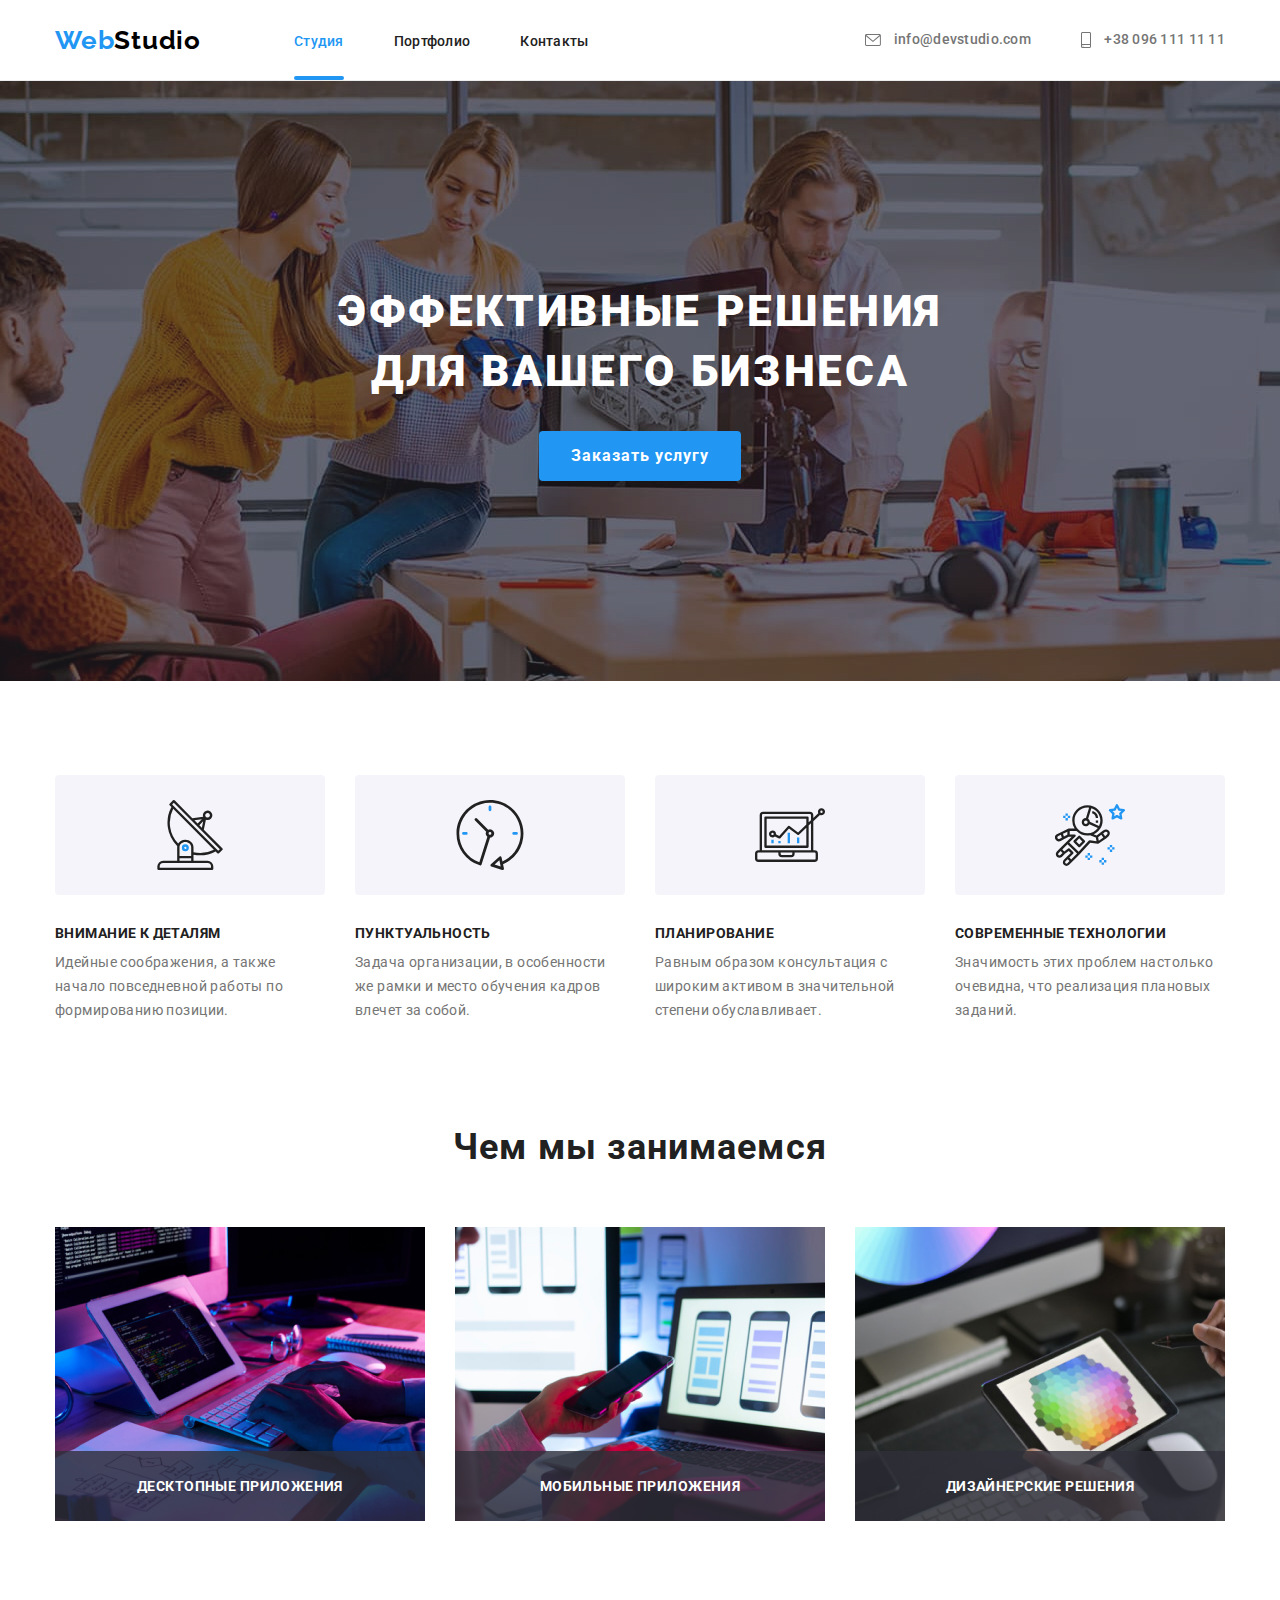
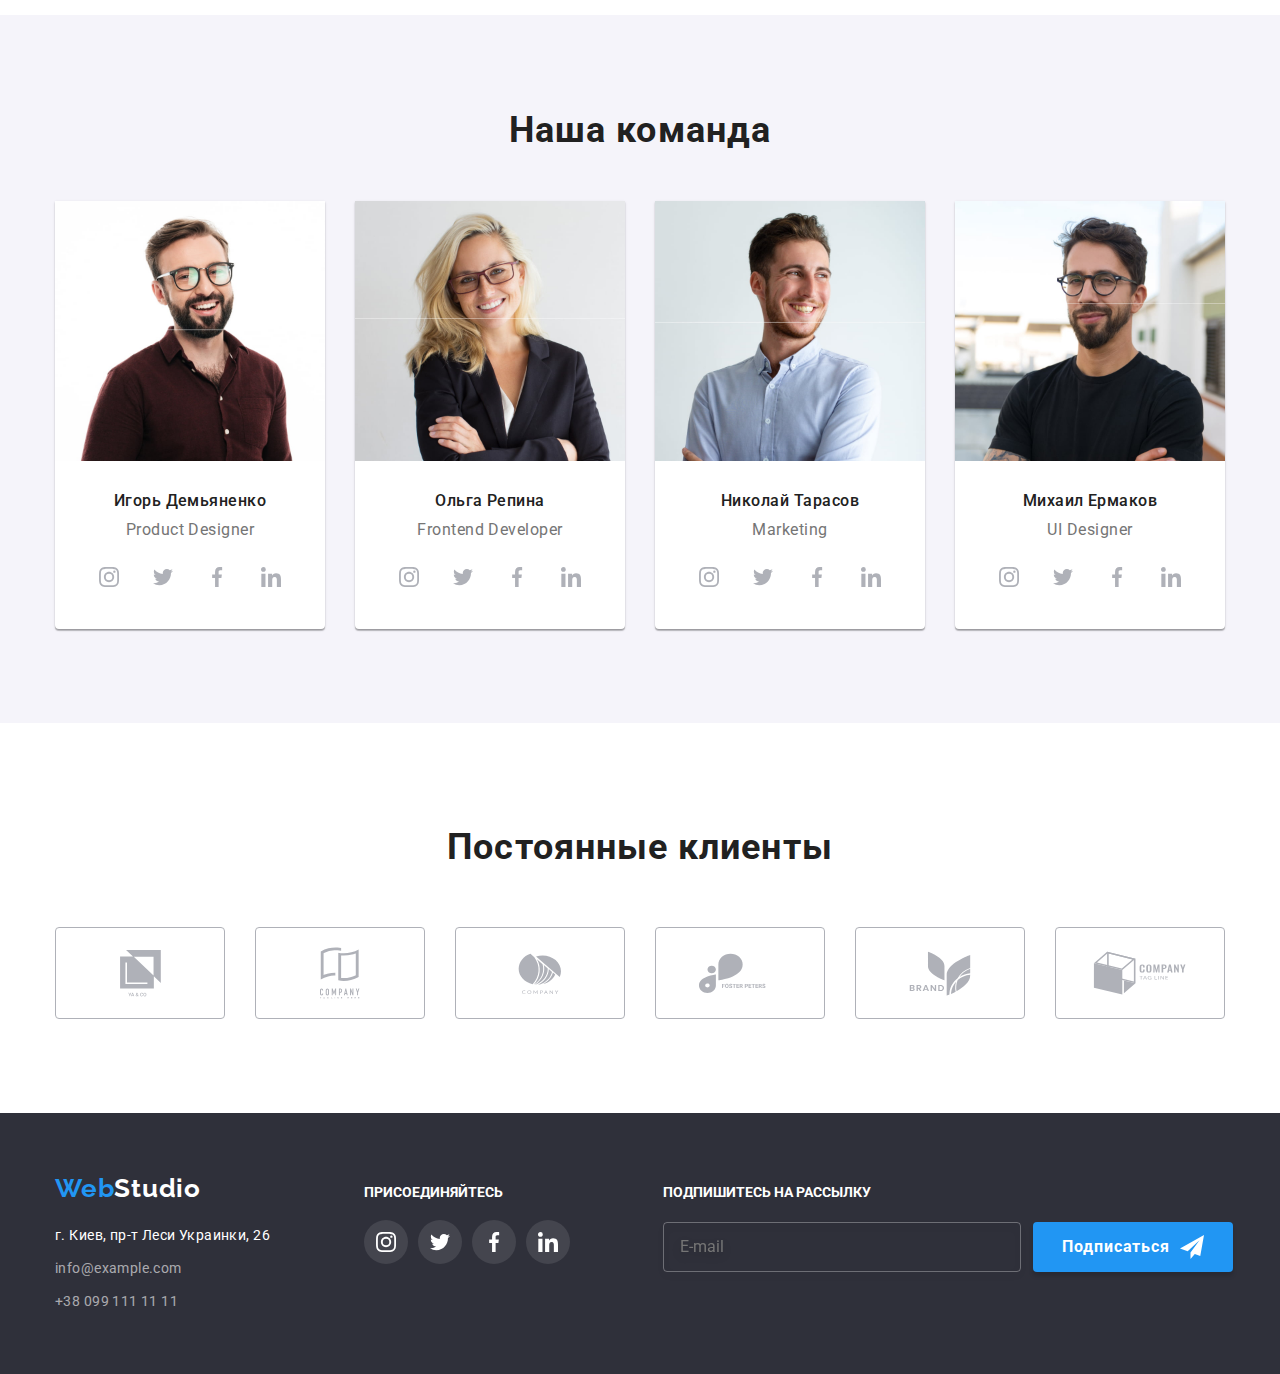
<file: index.html>
<!DOCTYPE html>
<html lang="ru">
  <head>
    <meta charset="UTF-8" />
    <meta http-equiv="X-UA-Compatible" content="IE=edge" />
    <meta name="viewport" content="width=device-width, initial-scale=1.0" />
    <title>Web Studio</title>
    <link rel="stylesheet" href="./css/modern-normalize.css" />
    <link rel="preconnect" href="https://fonts.gstatic.com" />
    <link
      href="https://fonts.googleapis.com/css2?family=Raleway:wght@700&family=Roboto:wght@400;500;700;900&display=swap"
      rel="stylesheet"
    />
    <link rel="stylesheet" href="./css/main.min.css" />
  </head>
  <body>
    <header class="header">
      <div class="container header__container">
        <nav class="navigation">
          <a href="./index.html" class="logo"
            ><span class="logo__web">Web</span>Studio</a
          >
          <ul class="site-nav">
            <li class="site-nav__item">
              <a
                href="./index.html"
                class="site-nav__link site-nav__link--active"
                >Студия</a
              >
            </li>
            <li class="site-nav__item">
              <a href="./portfolio.html" class="site-nav__link">Портфолио</a>
            </li>
            <li class="site-nav__item">
              <a href="" class="site-nav__link">Контакты</a>
            </li>
          </ul>
        </nav>
        <ul class="contacts">
          <li class="contacts__item">
            <a href="mailto:info@devstudio.com" class="contacts__link"
              ><span>
                <svg class="contacts__icon contacts__icon--envelope">
                  <use href="./images/symbol-defs.svg#icon-envelope"></use>
                </svg> </span
              >info@devstudio.com</a
            >
          </li>
          <li class="contacts__item">
            <a href="tel:+380961111111" class="contacts__link"
              ><span>
                <svg class="contacts__icon contacts__icon--smartphone">
                  <use href="./images/symbol-defs.svg#icon-smartphone"></use>
                </svg> </span
              >+38 096 111 11 11</a
            >
          </li>
        </ul>
      </div>
    </header>

    <main>
      <section class="hero">
        <div class="container">
          <h1 class="hero__title">
            Эффективные решения<br />для вашего бизнеса
          </h1>
          <button type="button" class="hero__button" data-modal-open>
            Заказать услугу
          </button>
        </div>
      </section>
      <section class="features">
        <div class="container">
          <h2 class="features__title hidden">Особенности</h2>
          <ul class="features__list">
            <li class="features__item">
              <div class="features__backgroung">
                <svg class="features__icon">
                  <use href="./images/symbol-defs.svg#icon-antenna"></use>
                </svg>
              </div>
              <h3 class="features__label">Внимание к деталям</h3>
              <p class="features__text">
                Идейные соображения, а также начало повседневной работы по
                формированию позиции.
              </p>
            </li>
            <li class="features__item">
              <div class="features__backgroung">
                <svg class="features__icon">
                  <use href="./images/symbol-defs.svg#icon-clock"></use>
                </svg>
              </div>
              <h3 class="features__label">Пунктуальность</h3>
              <p class="features__text">
                Задача организации, в особенности же рамки и место обучения
                кадров влечет за собой.
              </p>
            </li>
            <li class="features__item">
              <div class="features__backgroung">
                <svg class="features__icon">
                  <use href="./images/symbol-defs.svg#icon-diagram"></use>
                </svg>
              </div>
              <h3 class="features__label">Планирование</h3>
              <p class="features__text">
                Равным образом консультация с широким активом в значительной
                степени обуславливает.
              </p>
            </li>
            <li class="features__item">
              <div class="features__backgroung">
                <svg class="features__icon">
                  <use href="./images/symbol-defs.svg#icon-astronaut"></use>
                </svg>
              </div>
              <h3 class="features__label">Современные технологии</h3>
              <p class="features__text">
                Значимость этих проблем настолько очевидна, что реализация
                плановых заданий.
              </p>
            </li>
          </ul>
        </div>
      </section>
      <section class="doing">
        <div class="container">
          <h2 class="doing__title">Чем мы занимаемся</h2>
          <ul class="doing__list">
            <li class="doing__item">
              <img
                src="./images/box1.jpg"
                alt="Десктопные приложения"
                width="370"
                height="294"
              />
              <div class="doing__thumb">
                <h3 class="doing__text">Десктопные приложения</h3>
              </div>
            </li>
            <li class="doing__item">
              <img
                src="./images/box2.jpg"
                alt="Мобильные приложения"
                width="370"
                height="294"
              />
              <div class="doing__thumb">
                <h3 class="doing__text">Мобильные приложения</h3>
              </div>
            </li>
            <li class="doing__item">
              <img
                src="./images/box3.jpg"
                alt="Дизайнерские решения"
                width="370"
                height="294"
              />
              <div class="doing__thumb">
                <h3 class="doing__text">Дизайнерские решения</h3>
              </div>
            </li>
          </ul>
        </div>
      </section>
      <section class="team">
        <div class="container">
          <h2 class="team__title">Наша команда</h2>
          <ul class="team__list">
            <li class="team__item">
              <img
                src="./images/img1.jpg"
                alt="фотография Игоря Демьяненко"
                width="270"
                height="260"
              />
              <div class="team__content">
                <h3 class="team__name">Игорь Демьяненко</h3>
                <p class="team__position">Product Designer</p>
                <ul class="sl__list">
                  <li class="sl__item">
                    <a href="" class="sl__link">
                      <svg class="sl__logo">
                        <use
                          href="./images/symbol-defs.svg#icon-instagram"
                        ></use>
                      </svg>
                    </a>
                  </li>
                  <li class="sl__item">
                    <a href="" class="sl__link">
                      <svg class="sl__logo">
                        <use href="./images/symbol-defs.svg#icon-twitter"></use>
                      </svg>
                    </a>
                  </li>
                  <li class="sl__item">
                    <a href="" class="sl__link">
                      <svg class="sl__logo">
                        <use
                          href="./images/symbol-defs.svg#icon-facebook"
                        ></use>
                      </svg>
                    </a>
                  </li>
                  <li class="sl__item">
                    <a href="" class="sl__link">
                      <svg class="sl__logo">
                        <use
                          href="./images/symbol-defs.svg#icon-linkedin"
                        ></use>
                      </svg>
                    </a>
                  </li>
                </ul>
              </div>
            </li>
            <li class="team__item">
              <img
                src="./images/img2.jpg"
                alt="фотография Ольги Репиной"
                width="270"
                height="260"
              />
              <div class="team__content">
                <h3 class="team__name">Ольга Репина</h3>
                <p class="team__position">Frontend Developer</p>
                <ul class="sl__list">
                  <li class="sl__item">
                    <a href="" class="sl__link">
                      <svg class="sl__logo">
                        <use
                          href="./images/symbol-defs.svg#icon-instagram"
                        ></use>
                      </svg>
                    </a>
                  </li>
                  <li class="sl__item">
                    <a href="" class="sl__link">
                      <svg class="sl__logo">
                        <use href="./images/symbol-defs.svg#icon-twitter"></use>
                      </svg>
                    </a>
                  </li>
                  <li class="sl__item">
                    <a href="" class="sl__link">
                      <svg class="sl__logo">
                        <use
                          href="./images/symbol-defs.svg#icon-facebook"
                        ></use>
                      </svg>
                    </a>
                  </li>
                  <li class="sl__item">
                    <a href="" class="sl__link">
                      <svg class="sl__logo">
                        <use
                          href="./images/symbol-defs.svg#icon-linkedin"
                        ></use>
                      </svg>
                    </a>
                  </li>
                </ul>
              </div>
            </li>
            <li class="team__item">
              <img
                src="./images/img3.jpg"
                alt="фотография Николая Тарасова"
                width="270"
                height="260"
              />
              <div class="team__content">
                <h3 class="team__name">Николай Тарасов</h3>
                <p class="team__position">Marketing</p>
                <ul class="sl__list">
                  <li class="sl__item">
                    <a href="" class="sl__link">
                      <svg class="sl__logo">
                        <use
                          href="./images/symbol-defs.svg#icon-instagram"
                        ></use>
                      </svg>
                    </a>
                  </li>
                  <li class="sl__item">
                    <a href="" class="sl__link">
                      <svg class="sl__logo">
                        <use href="./images/symbol-defs.svg#icon-twitter"></use>
                      </svg>
                    </a>
                  </li>
                  <li class="sl__item">
                    <a href="" class="sl__link">
                      <svg class="sl__logo">
                        <use
                          href="./images/symbol-defs.svg#icon-facebook"
                        ></use>
                      </svg>
                    </a>
                  </li>
                  <li class="sl__item">
                    <a href="" class="sl__link">
                      <svg class="sl__logo">
                        <use
                          href="./images/symbol-defs.svg#icon-linkedin"
                        ></use>
                      </svg>
                    </a>
                  </li>
                </ul>
              </div>
            </li>
            <li class="team__item">
              <img
                src="./images/img4.jpg"
                alt="фотография Михаила Ермакова"
                width="270"
                height="260"
              />
              <div class="team__content">
                <h3 class="team__name">Михаил Ермаков</h3>
                <p class="team__position">UI Designer</p>
                <ul class="sl__list">
                  <li class="sl__item">
                    <a href="" class="sl__link">
                      <svg class="sl__logo">
                        <use
                          href="./images/symbol-defs.svg#icon-instagram"
                        ></use>
                      </svg>
                    </a>
                  </li>
                  <li class="sl__item">
                    <a href="" class="sl__link">
                      <svg class="sl__logo">
                        <use href="./images/symbol-defs.svg#icon-twitter"></use>
                      </svg>
                    </a>
                  </li>
                  <li class="sl__item">
                    <a href="" class="sl__link">
                      <svg class="sl__logo">
                        <use
                          href="./images/symbol-defs.svg#icon-facebook"
                        ></use>
                      </svg>
                    </a>
                  </li>
                  <li class="sl__item">
                    <a href="" class="sl__link">
                      <svg class="sl__logo">
                        <use
                          href="./images/symbol-defs.svg#icon-linkedin"
                        ></use>
                      </svg>
                    </a>
                  </li>
                </ul>
              </div>
            </li>
          </ul>
        </div>
      </section>
      <section class="clients">
        <div class="container">
          <h1 class="clients__title">Постоянные клиенты</h1>
          <ul class="clients__list">
            <li class="clients__item">
              <a href="" class="clients__link">
                <svg class="clients__logo clients__logo--logo1">
                  <use href="./images/symbol-defs.svg#icon-logo1"></use></svg
              ></a>
            </li>
            <li class="clients__item">
              <a href="" class="clients__link">
                <svg class="clients__logo clients__logo--logo2">
                  <use href="./images/symbol-defs.svg#icon-logo2"></use></svg
              ></a>
            </li>
            <li class="clients__item">
              <a href="" class="clients__link">
                <svg class="clients__logo clients__logo--logo3">
                  <use href="./images/symbol-defs.svg#icon-logo3"></use></svg
              ></a>
            </li>
            <li class="clients__item">
              <a href="" class="clients__link">
                <svg class="clients__logo clients__logo--logo4">
                  <use href="./images/symbol-defs.svg#icon-logo4"></use></svg
              ></a>
            </li>
            <li class="clients__item">
              <a href="" class="clients__link">
                <svg class="clients__logo clients__logo--logo5">
                  <use href="./images/symbol-defs.svg#icon-logo5"></use></svg
              ></a>
            </li>
            <li class="clients__item">
              <a href="" class="clients__link">
                <svg class="clients__logo clients__logo--logo6">
                  <use href="./images/symbol-defs.svg#icon-logo6"></use></svg
              ></a>
            </li>
          </ul>
        </div>
      </section>
    </main>

    <footer class="footer">
      <div class="container footer__container">
        <div>
          <a href="./index.html" class="logo logo--footer"
            ><span class="logo__web">Web</span>Studio</a
          >
          <address class="address">
            <ul class="address__list">
              <li class="address__item">
                <a
                  href="https://goo.gl/maps/xPfi8tbp2PGUQbh47"
                  target="_blank"
                  class="address__link"
                  >г. Киев, пр-т Леси Украинки, 26</a
                >
              </li>
              <li class="address__item">
                <a
                  href="mailto:info@example.com"
                  class="address__link address__link--email"
                  >info@example.com</a
                >
              </li>
              <li class="address__item">
                <a
                  href="tel:+380991111111"
                  class="address__link address__link--phone"
                  >+38 099 111 11 11</a
                >
              </li>
            </ul>
          </address>
        </div>
        <div class="join">
          <h3 class="join__title">Присоединяйтесь</h3>
          <ul class="join__list">
            <li class="join__item">
              <a href="" class="join__link">
                <svg class="join__icon">
                  <use href="./images/symbol-defs.svg#icon-instagram"></use>
                </svg>
              </a>
            </li>
            <li class="join__item">
              <a href="" class="join__link">
                <svg class="join__icon">
                  <use href="./images/symbol-defs.svg#icon-twitter"></use>
                </svg>
              </a>
            </li>
            <li class="join__item">
              <a href="" class="join__link">
                <svg class="join__icon">
                  <use href="./images/symbol-defs.svg#icon-facebook"></use>
                </svg>
              </a>
            </li>
            <li class="join__item">
              <a href="" class="join__link">
                <svg class="join__icon">
                  <use href="./images/symbol-defs.svg#icon-linkedin"></use>
                </svg>
              </a>
            </li>
          </ul>
        </div>
        <form class="subscribe">
          <b class="subscribe__title">Подпишитесь на рассылку</b>
          <div class="subscribe__flex-container">
            <input
              type="email"
              name="email"
              placeholder="E-mail"
              class="subscribe__input"
            />
            <button type="submit" class="subscribe__button">
              Подписаться<svg class="subscribe__icon">
                <use href="./images/symbol-defs.svg#icon-send"></use>
              </svg>
            </button>
          </div>
        </form>
      </div>
    </footer>

    <div class="backdrop backdrop--is-hidden" data-modal>
      <div class="modal">
        <button type="button" class="modal__button-close" data-modal-close>
          <svg class="modal__close-image">
            <use href="./images/symbol-defs.svg#icon-close"></use>
          </svg>
        </button>
        <form class="modal-form">
          <b class="modal-form__title"
            >Оставьте свои данные, мы вам перезвоним</b
          >
          <div class="modal-form__section">
            <label for="name" class="modal-form__label">Имя</label>
            <input
              type="text"
              class="modal-form__input"
              id="name"
              name="name"
            />
            <svg class="modal-form__icon">
              <use href="./images/symbol-defs.svg#icon-person-black"></use>
            </svg>
          </div>
          <div class="modal-form__section">
            <label for="phone" class="modal-form__label">Телефон</label>
            <input
              type="tel"
              class="modal-form__input"
              id="phone"
              name="phone"
            />
            <svg class="modal-form__icon">
              <use href="./images/symbol-defs.svg#icon-phone-black"></use>
            </svg>
          </div>
          <div class="modal-form__section">
            <label for="email-modal" class="modal-form__label">Почта</label>
            <input
              type="email"
              class="modal-form__input"
              id="email-modal"
              name="email-modal"
            />
            <svg class="modal-form__icon">
              <use href="./images/symbol-defs.svg#icon-email-black"></use>
            </svg>
          </div>
          <div class="modal-form__section">
            <label for="comment" class="modal-form__label">Комментарий</label>
            <textarea
              class="modal-form__texarea"
              name="comment"
              id="comment"
              placeholder="Введите текст"
            ></textarea>
          </div>
          <div class="modal-form__policy">
            <label class="modal-form__policy-text">
              <input
                type="checkbox"
                name="policy"
                class="modal-form__checkbox hidden"
              />
              <span class="modal-form__policy-box"></span>Соглашаюсь с рассылкой
              и принимаю &nbsp;<a
                href=""
                class="modal-form__policy-link"
                target="_blank"
                >Условия договора</a
              ></label
            >
          </div>
          <div class="modal-form__button-flex-container">
            <button type="submit" class="modal-form__button">Отправить</button>
          </div>
        </form>
      </div>
    </div>
    <script src="./js/modal.js"></script>
  </body>
</html>
</file>
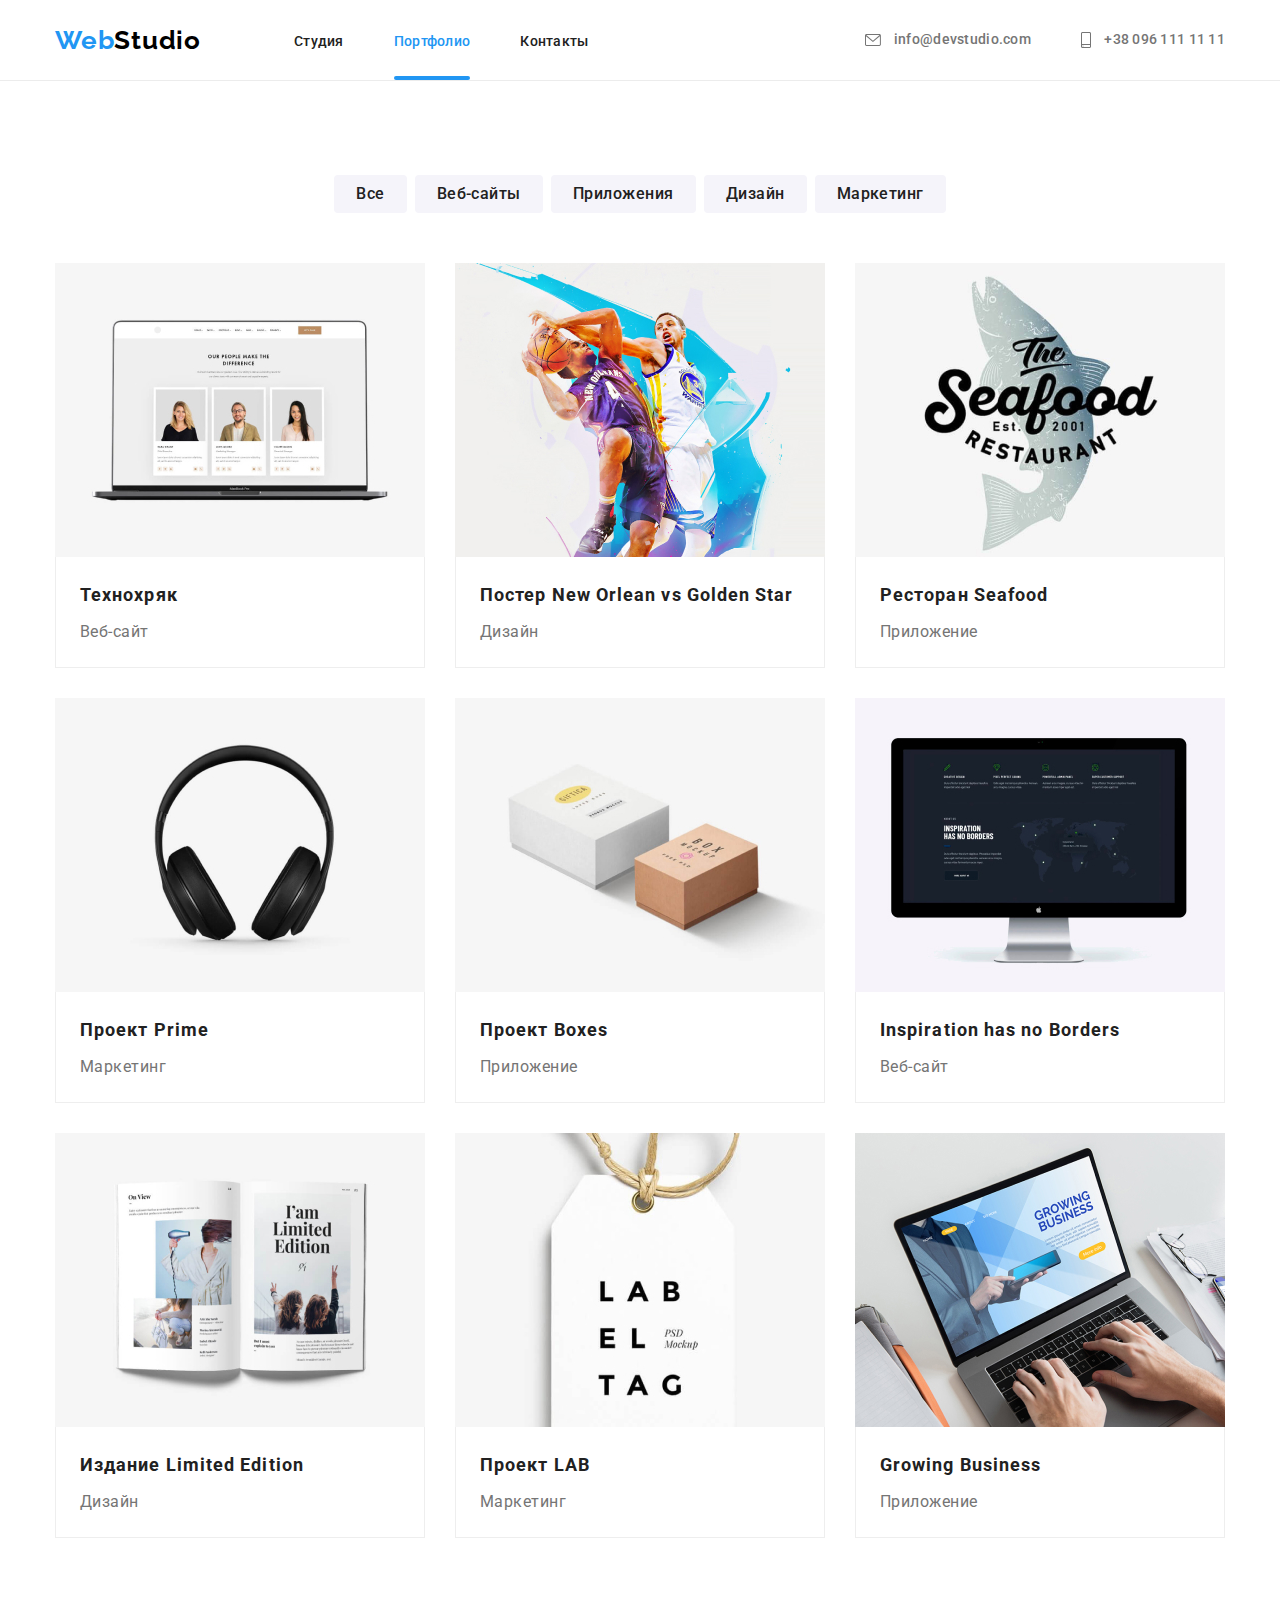
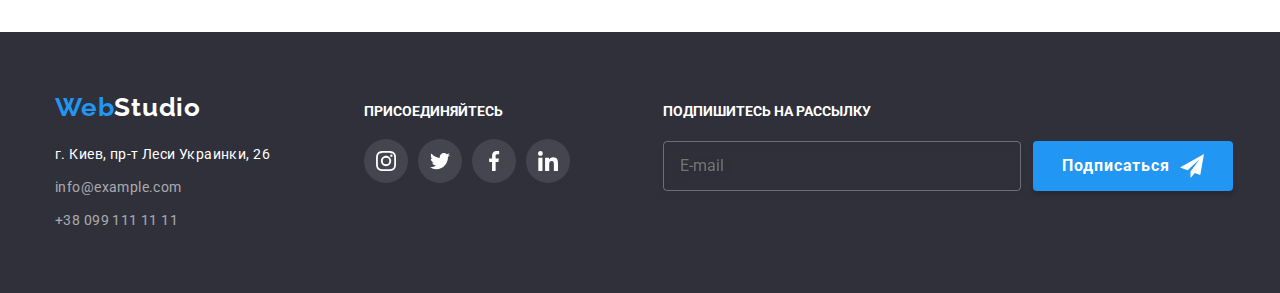
<file: portfolio.html>
<!DOCTYPE html>
<html lang="ru">
  <head>
    <meta charset="UTF-8" />
    <meta http-equiv="X-UA-Compatible" content="IE=edge" />
    <meta name="viewport" content="width=device-width, initial-scale=1.0" />
    <title>Web Studio</title>
    <link rel="stylesheet" href="./css/modern-normalize.css" />
    <link rel="preconnect" href="https://fonts.gstatic.com" />
    <link
      href="https://fonts.googleapis.com/css2?family=Raleway:wght@700&family=Roboto:wght@400;500;700;900&display=swap"
      rel="stylesheet"
    />
    <link rel="stylesheet" href="./css/main.min.css" />
  </head>
  <body>
    <header class="header">
      <div class="container header__container">
        <nav class="navigation">
          <a href="./index.html" class="logo"
            ><span class="logo__web">Web</span>Studio</a
          >
          <ul class="site-nav">
            <li class="site-nav__item">
              <a
                href="./index.html"
                class="site-nav__link"
                >Студия</a
              >
            </li>
            <li class="site-nav__item">
              <a href="./portfolio.html" class="site-nav__link site-nav__link--active">Портфолио</a>
            </li>
            <li class="site-nav__item">
              <a href="" class="site-nav__link">Контакты</a>
            </li>
          </ul>
        </nav>
        <ul class="contacts">
          <li class="contacts__item">
            <a href="mailto:info@devstudio.com" class="contacts__link"
              ><span>
                <svg class="contacts__icon contacts__icon--envelope">
                  <use href="./images/symbol-defs.svg#icon-envelope"></use>
                </svg> </span
              >info@devstudio.com</a
            >
          </li>
          <li class="contacts__item">
            <a href="tel:+380961111111" class="contacts__link"
              ><span>
                <svg class="contacts__icon contacts__icon--smartphone">
                  <use href="./images/symbol-defs.svg#icon-smartphone"></use>
                </svg> </span
              >+38 096 111 11 11</a
            >
          </li>
        </ul>
      </div>
    </header>

    <main>
      <section class="portfolio">
        <div class="container">
          <h1 class="portfolio__title hidden">Портфолио</h1>
          <ul class="portfolio__filters">
            <li class="portfolio__item">
              <button type="button" class="portfolio__button">Все</button></li>
            <li class="portfolio__item">
              <button type="button" class="portfolio__button">Веб-сайты</button>
            </li>
            <li class="portfolio__item">
              <button type="button" class="portfolio__button">Приложения</button>
            </li>
            <li class="portfolio__item">
              <button type="button" class="portfolio__button">Дизайн</button>
            </li>
            <li class="portfolio__item">
              <button type="button" class="portfolio__button">Маркетинг</button>
            </li>
          </ul>
          <ul class="card-set">
            <li class="card-set__item">
              <a href="" class="card-set__link"
                >
                <div class="product-thumb">
                <p class="product-text">Технокряк это современная площадка распространения коронавируса. Компании используют эту платформу для цифрового шпионажа и атак на защищённые сервера конкурентов.</p>
                <img
                  src="./images/tehno.jpg"
                  alt="Веб-сайт Технокряк"
                  width="370"
                  height="294"
                />
                </div>
                <div class="card-content">
                  <h2 class="card-content__work">Технохряк</h2>
                  <p class="card-content__type">Веб-сайт</p>
                </div>
              </a>
            </li>
            <li class="card-set__item">
              <a href="" class="card-set__link"
                >
                <div class="product-thumb">
                <p class="product-text">Технокряк это современная площадка распространения коронавируса. Компании используют эту платформу для цифрового шпионажа и атак на защищённые сервера конкурентов.</p>
                <img
                  src="./images/neworlean.jpg"
                  alt="Постер New Orlean vs Golden Star"
                  width="370"
                  height="294"
                />
                </div>
                <div class="card-content">
                  <h2 class="card-content__work">
                    Постер New Orlean vs Golden Star
                  </h2>
                  <p class="card-content__type">Дизайн</p>
                </div>
              </a>
            </li>
            <li class="card-set__item">
              <a href="" class="card-set__link"
                >
                <div class="product-thumb">
                <p class="product-text">Технокряк это современная площадка распространения коронавируса. Компании используют эту платформу для цифрового шпионажа и атак на защищённые сервера конкурентов.</p>
                <img
                  src="./images/seafood.jpg"
                  alt="Ресторан Seafood"
                  width="370"
                  height="294"
                />
                </div>
                <div class="card-content">
                  <h2 class="card-content__work">Ресторан Seafood</h2>
                  <p class="card-content__type">Приложение</p>
                </div>
              </a>
            </li>
            <li class="card-set__item">
              <a href="" class="card-set__link"
                >
                <div class="product-thumb">
                <p class="product-text">Технокряк это современная площадка распространения коронавируса. Компании используют эту платформу для цифрового шпионажа и атак на защищённые сервера конкурентов.</p>
                <img
                  src="./images/prime.jpg"
                  alt="Проект Prime"
                  width="370"
                  height="294"
                />
                </div>
                <div class="card-content">
                  <h2 class="card-content__work">Проект Prime</h2>
                  <p class="card-content__type">Маркетинг</p>
                </div>
              </a>
            </li>
            <li class="card-set__item">
              <a href="" class="card-set__link"
                >
                <div class="product-thumb">
                <p class="product-text">Технокряк это современная площадка распространения коронавируса. Компании используют эту платформу для цифрового шпионажа и атак на защищённые сервера конкурентов.</p>
                <img
                  src="./images/boxes.jpg"
                  alt="Проект Boxes"
                  width="370"
                  height="294"
                />
                </div>
                <div class="card-content">
                  <h2 class="card-content__work">Проект Boxes</h2>
                  <p class="card-content__type">Приложение</p>
                </div>
              </a>
            </li>
            <li class="card-set__item">
              <a href="" class="card-set__link"
                >
                <div class="product-thumb">
                <p class="product-text">Технокряк это современная площадка распространения коронавируса. Компании используют эту платформу для цифрового шпионажа и атак на защищённые сервера конкурентов.</p>
                <img
                  src="./images/inspiration.jpg"
                  alt="Inspiration has no Borders"
                  width="370"
                  height="294"
                />
                </div>
                <div class="card-content">
                  <h2 class="card-content__work">Inspiration has no Borders</h2>
                  <p class="card-content__type">Веб-сайт</p>
                </div>
              </a>
            </li>
            <li class="card-set__item">
              <a href="" class="card-set__link"
                >
                <div class="product-thumb">
                <p class="product-text">Технокряк это современная площадка распространения коронавируса. Компании используют эту платформу для цифрового шпионажа и атак на защищённые сервера конкурентов.</p>
                <img
                  src="./images/limited.jpg"
                  alt="Издание Limited Edition"
                  width="370"
                  height="294"
                />
                </div>
                <div class="card-content">
                  <h2 class="card-content__work">Издание Limited Edition</h2>
                  <p class="card-content__type">Дизайн</p>
                </div>
              </a>
            </li>
            <li class="card-set__item">
              <a href="" class="card-set__link"
                >
                <div class="product-thumb">
                <p class="product-text">Технокряк это современная площадка распространения коронавируса. Компании используют эту платформу для цифрового шпионажа и атак на защищённые сервера конкурентов.</p>
                <img
                  src="./images/lab.jpg"
                  alt="Проект LAB"
                  width="370"
                  height="294"
                />
                </div>
                <div class="card-content">
                  <h2 class="card-content__work">Проект LAB</h2>
                  <p class="card-content__type">Маркетинг</p>
                </div>
              </a>
            </li>
            <li class="card-set__item">
              <a href="" class="card-set__link"
                >
                <div class="product-thumb">
                <p class="product-text">Технокряк это современная площадка распространения коронавируса. Компании используют эту платформу для цифрового шпионажа и атак на защищённые сервера конкурентов.</p>
                <img
                  src="./images/business.jpg"
                  alt="Growing Business"
                  width="370"
                  height="294"
                />
                </div>
                <div class="card-content">
                  <h2 class="card-content__work">Growing Business</h2>
                  <p class="card-content__type">Приложение</p>
                </div>
              </a>
            </li>
          </ul>
        </div>
      </section>
    </main>

    <footer class="footer">
      <div class="container footer__container">
        <div>
          <a href="./index.html" class="logo logo--footer"
            ><span class="logo__web">Web</span>Studio</a
          >
          <address class="address">
            <ul class="address__list">
              <li class="address__item">
                <a
                  href="https://goo.gl/maps/xPfi8tbp2PGUQbh47"
                  target="_blank"
                  class="address__link"
                  >г. Киев, пр-т Леси Украинки, 26</a
                >
              </li>
              <li class="address__item">
                <a
                  href="mailto:info@example.com"
                  class="address__link address__link--email"
                  >info@example.com</a
                >
              </li>
              <li class="address__item">
                <a
                  href="tel:+380991111111"
                  class="address__link address__link--phone"
                  >+38 099 111 11 11</a
                >
              </li>
            </ul>
          </address>
        </div>
        <div class="join">
          <h3 class="join__title">Присоединяйтесь</h3>
          <ul class="join__list">
            <li class="join__item">
              <a href="" class="join__link">
                <svg class="join__icon">
                  <use href="./images/symbol-defs.svg#icon-instagram"></use>
                </svg>
              </a>
            </li>
            <li class="join__item">
              <a href="" class="join__link">
                <svg class="join__icon">
                  <use href="./images/symbol-defs.svg#icon-twitter"></use>
                </svg>
              </a>
            </li>
            <li class="join__item">
              <a href="" class="join__link">
                <svg class="join__icon">
                  <use href="./images/symbol-defs.svg#icon-facebook"></use>
                </svg>
              </a>
            </li>
            <li class="join__item">
              <a href="" class="join__link">
                <svg class="join__icon">
                  <use href="./images/symbol-defs.svg#icon-linkedin"></use>
                </svg>
              </a>
            </li>
          </ul>
        </div>
        <form class="subscribe">
          <b class="subscribe__title">Подпишитесь на рассылку</b>
          <div class="subscribe__flex-container">
            <input
              type="email"
              name="email"
              placeholder="E-mail"
              class="subscribe__input"
            />
            <button type="submit" class="subscribe__button">
              Подписаться<svg class="subscribe__icon">
                <use href="./images/symbol-defs.svg#icon-send"></use>
              </svg>
            </button>
          </div>
        </form>
      </div>
    </footer>
  </body>
</html>
  </body>
</html>
</file>
<file: css/main.min.css>
.features__backgroung,.doing__thumb,.sl__link,.clients__link,.join__link,.subscribe__button,.modal__button-close,.modal-form__policy-text,.modal-form__button-flex-container{display:-webkit-box;display:-ms-flexbox;display:flex;-webkit-box-pack:center;-ms-flex-pack:center;justify-content:center;-webkit-box-align:center;-ms-flex-align:center;align-items:center}.hidden{position:absolute;width:1px;height:1px;margin:-1px;border:0;padding:0;white-space:nowrap;-webkit-clip-path:inset(100%);clip-path:inset(100%);clip:rect(0 0 0 0);overflow:hidden}body{color:#212121;background-color:#fff;font-family:"Roboto", sans-serif;max-width:1600px}.container{width:1200px;margin:0 auto;padding-left:15px;padding-right:15px}section{padding-top:94px;padding-bottom:94px}a,img{display:block}.header{border-bottom:1px solid #ececec}.header__container{display:-webkit-box;display:-ms-flexbox;display:flex;-webkit-box-align:center;-ms-flex-align:center;align-items:center;-webkit-box-pack:justify;-ms-flex-pack:justify;justify-content:space-between}.navigation{display:-webkit-box;display:-ms-flexbox;display:flex;-webkit-box-align:center;-ms-flex-align:center;align-items:center}.logo{margin-right:93px;font-family:"Raleway", sans-serif;font-weight:700;font-size:26px;line-height:1.174;letter-spacing:0.03em;color:#000000}.logo--footer{display:inline-block;color:#fff}.logo__web{color:#2196f3}.site-nav{display:-webkit-box;display:-ms-flexbox;display:flex}.site-nav__item:not(:last-child){margin-right:50px}.site-nav__link{padding-top:32px;padding-bottom:31px;font-weight:500;font-size:14px;line-height:1.143;letter-spacing:0.02em;-webkit-transition-property:color;transition-property:color;-webkit-transition-duration:250ms;transition-duration:250ms;-webkit-transition-timing-function:cubic-bezier(0.4, 0, 0.2, 1);transition-timing-function:cubic-bezier(0.4, 0, 0.2, 1)}.site-nav__link:hover,.site-nav__link:focus{color:#2196f3}.site-nav__link--active{color:#2196f3;position:relative}.site-nav__link--active::after{position:absolute;content:"";width:100%;height:4px;bottom:0px;left:0px;background-color:#2196f3;border-radius:2px}.contacts{display:-webkit-box;display:-ms-flexbox;display:flex}.contacts__item:not(:last-child){margin-right:50px}.contacts__link{display:inline-block;padding-bottom:32px;padding-top:31px;color:#757575;fill:#757575;font-weight:500;font-size:14px;line-height:1.143;letter-spacing:0.02em;-webkit-transition-property:color, fill;transition-property:color, fill;-webkit-transition-duration:250ms;transition-duration:250ms;-webkit-transition-timing-function:cubic-bezier(0.4, 0, 0.2, 1);transition-timing-function:cubic-bezier(0.4, 0, 0.2, 1)}.contacts__link:hover,.contacts__link:focus{color:#2196f3;fill:#2196f3}.contacts__icon{vertical-align:middle;margin-right:10px}.contacts__icon--envelope{width:16px;height:12px}.contacts__icon--smartphone{width:10px;height:16px}.hero{background-color:#2f303a;background-image:-webkit-gradient(linear, left top, right top, from(rgba(47,48,58,0.4)), to(rgba(47,48,58,0.4))),url(../images/background-hero.jpg);background-image:linear-gradient(to right, rgba(47,48,58,0.4), rgba(47,48,58,0.4)),url(../images/background-hero.jpg);background-position:center;max-width:1600px;min-height:600px;padding-top:200px;padding-bottom:200px;text-align:center}.hero__title{font-weight:900;font-size:44px;line-height:1.364;letter-spacing:0.06em;color:#fff;text-transform:uppercase;text-align:center;margin-bottom:30px}.hero__button{font-weight:700;font-size:16px;line-height:1.875;letter-spacing:0.06em;border:none;color:#fff;background-color:#2196f3;cursor:pointer;padding:10px 32px 10px 32px;border-radius:4px;min-width:200px}.features__list{display:-webkit-box;display:-ms-flexbox;display:flex}.features__item{width:270px}.features__item:not(:last-child){margin-right:30px}.features__label{font-weight:700;font-size:14px;line-height:1.143;letter-spacing:0.03em;text-transform:uppercase;margin-bottom:10px}.features__text{font-size:14px;line-height:1.714;letter-spacing:0.03em;color:#757575}.features__backgroung{width:270px;height:120px;background-color:#f5f4fa;margin-bottom:30px;border-radius:4px}.features__icon{width:70px;height:70px}.doing{padding-top:0}.doing__list{display:-webkit-box;display:-ms-flexbox;display:flex}.doing__item{position:relative;margin:0}.doing__item:not(:last-child){margin-right:30px}.doing__title{margin-bottom:50px;font-weight:700;font-size:36px;line-height:1.667;letter-spacing:0.03em;text-align:center}.doing__thumb{position:absolute;width:100%;height:70px;bottom:0px;left:0px;margin:0;background-color:rgba(47,48,58,0.8)}.doing__text{font-weight:bold;font-size:14px;line-height:1.143;letter-spacing:0.03em;text-transform:uppercase;color:#fff}.team{background-color:#f5f4fa}.team__list{display:-webkit-box;display:-ms-flexbox;display:flex;-ms-flex-wrap:wrap;flex-wrap:wrap;margin-top:-30px;margin-left:-30px}.team__item{-ms-flex-preferred-size:calc(100% / 4 -30px);flex-basis:calc(100% / 4 -30px);margin-left:30px;margin-top:30px}.team__item{background-color:#fff;text-align:center;border-radius:0px 0px 4px 4px;-webkit-box-shadow:0px 1px 3px rgba(0,0,0,0.12),0px 1px 1px rgba(0,0,0,0.14),0px 2px 1px rgba(0,0,0,0.2);box-shadow:0px 1px 3px rgba(0,0,0,0.12),0px 1px 1px rgba(0,0,0,0.14),0px 2px 1px rgba(0,0,0,0.2)}.team__title{margin-bottom:50px;font-weight:bold;font-size:36px;line-height:1.1667;letter-spacing:0.03em;text-align:center}.team__content{padding:30px 32px}.team__name{font-weight:500;font-size:16px;line-height:1.188;letter-spacing:0.03em;margin-bottom:10px}.team__position{font-size:16px;line-height:1.188;letter-spacing:0.03em;color:#757575;margin-bottom:16px}.sl__list{display:-webkit-box;display:-ms-flexbox;display:flex;-webkit-box-pack:center;-ms-flex-pack:center;justify-content:center;fill:#afb1b8}.sl__item:not(:last-child){margin-right:10px}.sl__logo{width:20px;height:20px;fill:inherit}.sl__link{width:44px;height:44px;border-radius:50%;-webkit-transition-property:background-color, fill;transition-property:background-color, fill;-webkit-transition-duration:250ms;transition-duration:250ms;-webkit-transition-timing-function:cubic-bezier(0.4, 0, 0.2, 1);transition-timing-function:cubic-bezier(0.4, 0, 0.2, 1)}.sl__link:hover,.sl__link:focus{background-color:#2196f3;fill:#fff}.clients__title{margin-bottom:50px;font-weight:700;font-size:36px;line-height:1.667;letter-spacing:0.03em;text-align:center}.clients__list{display:-webkit-box;display:-ms-flexbox;display:flex;fill:#afb1b8}.clients__item{width:170px;height:92px}.clients__item:not(:last-child){margin-right:30px}.clients__link{width:100%;height:100%;border:1px solid #afb1b8;border-radius:4px;-webkit-transition-property:border-color, fill;transition-property:border-color, fill;-webkit-transition-duration:250ms;transition-duration:250ms;-webkit-transition-timing-function:cubic-bezier(0.4, 0, 0.2, 1);transition-timing-function:cubic-bezier(0.4, 0, 0.2, 1)}.clients__link:hover,.clients__link:focus{border-color:#2196f3;fill:#2196f3}.clients__logo{fill:inherit}.clients__logo--logo1{width:41px;height:46.7px}.clients__logo--logo2{width:40px;height:52px}.clients__logo--logo3{width:43.46px;height:41.18px}.clients__logo--logo4{width:84.44px;height:40.62px}.clients__logo--logo5{width:62.54px;height:45.43px}.clients__logo--logo6{width:93.79px;height:43.93px}.footer{background-color:#2f303a;padding-top:60px;padding-bottom:60px}.address{margin-top:20px;font-weight:400;font-size:14px;line-height:1.714;letter-spacing:0.03em;color:#fff}.address__item:not(:last-child){margin-bottom:9px}.address__link{display:inline-block}.address__link--email,.address__link--phone{font-weight:400;font-size:14px;line-height:1.714;letter-spacing:0.03em;color:rgba(255,255,255,0.6)}.footer__container{display:-webkit-box;display:-ms-flexbox;display:flex;-webkit-box-align:baseline;-ms-flex-align:baseline;align-items:baseline}.join{margin-left:70px}.join__title{font-weight:bold;font-size:14px;line-height:16px;letter-spacing:1.143;text-transform:uppercase;color:#fff}.join__list{display:-webkit-box;display:-ms-flexbox;display:flex;fill:#fff;margin-top:20px}.join__item:not(:last-child){margin-right:10px}.join__icon{width:20px;height:20px;fill:inherit}.join__link{width:44px;height:44px;background-color:rgba(255,255,255,0.1);border-radius:50%;-webkit-transition-property:background-color;transition-property:background-color;-webkit-transition-duration:250ms;transition-duration:250ms;-webkit-transition-timing-function:cubic-bezier(0.4, 0, 0.2, 1);transition-timing-function:cubic-bezier(0.4, 0, 0.2, 1)}.join__link:hover,.join__link:focus{background-color:#2196f3}.subscribe{margin-left:93px}.subscribe__title{font-weight:bold;font-size:14px;line-height:16px;letter-spacing:1.143;text-transform:uppercase;color:#fff}.subscribe__flex-container{margin-top:20px;display:-webkit-box;display:-ms-flexbox;display:flex}.subscribe__input{width:358px;height:50px;padding:15px 16px;margin-right:12px;color:#fff;background-color:transparent;border:1px solid rgba(255,255,255,0.3);-webkit-filter:drop-shadow(0px 4px 4px rgba(0,0,0,0.15));filter:drop-shadow(0px 4px 4px rgba(0,0,0,0.15));border-radius:4px}.subscribe__button{width:200px;height:50px;background-color:#2196f3;font-weight:bold;font-size:16px;line-height:30px;letter-spacing:0.06em;color:#fff;border:0px;-webkit-box-shadow:0px 4px 4px rgba(0,0,0,0.15);box-shadow:0px 4px 4px rgba(0,0,0,0.15);border-radius:4px;cursor:pointer}.subscribe__icon{width:24px;height:24px;fill:#fff;margin-left:10px}.backdrop{position:fixed;top:0;left:0;width:100vw;height:100vh;background-color:rgba(0,0,0,0.2);opacity:1;-webkit-transition:opacity 250ms cubic-bezier(0.4, 0, 0.2, 1);transition:opacity 250ms cubic-bezier(0.4, 0, 0.2, 1)}.backdrop--is-hidden{opacity:0;pointer-events:none}.modal{position:absolute;top:50%;left:50%;min-height:581px;min-width:528px;padding:40px 39px 40px 41px;background-color:#ffffff;-webkit-transform:translate(-50%, -50%) scale(1);transform:translate(-50%, -50%) scale(1);-webkit-transition:-webkit-transform 250ms linear;transition:-webkit-transform 250ms linear;transition:transform 250ms linear;transition:transform 250ms linear, -webkit-transform 250ms linear;border-radius:4px;-webkit-box-shadow:0px 1px 3px rgba(0,0,0,0.12),0px 1px 1px rgba(0,0,0,0.14),0px 2px 1px rgba(0,0,0,0.2);box-shadow:0px 1px 3px rgba(0,0,0,0.12),0px 1px 1px rgba(0,0,0,0.14),0px 2px 1px rgba(0,0,0,0.2)}.backdrop--is-hidden .modal{-webkit-transform:translate(-50%, -50%) scale(1.2);transform:translate(-50%, -50%) scale(1.2)}.modal__button-close{position:absolute;top:8px;right:8px;width:30px;height:30px;cursor:pointer;border-radius:50%;border:1px solid rgba(0,0,0,0.1);background-color:#fff}.modal__button-close:hover,.modal__button-close:focus{fill:#2196f3}.modal__close-image{width:11px;height:11px;-webkit-transition-property:fill;transition-property:fill;-webkit-transition-duration:250ms;transition-duration:250ms;-webkit-transition-timing-function:cubic-bezier(0.4, 0, 0.2, 1);transition-timing-function:cubic-bezier(0.4, 0, 0.2, 1)}.modal-form__title{display:block;margin-bottom:2px;font-weight:bold;font-size:20px;line-height:1.15;text-align:center;letter-spacing:0.03em;color:#212121}.modal-form__label{display:inline-block;margin-bottom:4px;font-weight:normal;font-size:12px;line-height:1.667;letter-spacing:0.01em;color:#757575}.modal-form__section{font-size:0;position:relative;margin-top:10px}.modal-form__icon{position:absolute;fill:#000000;bottom:11px;left:12px;width:18px;height:18px;-webkit-transition-property:fill;transition-property:fill;-webkit-transition-duration:250ms;transition-duration:250ms;-webkit-transition-timing-function:cubic-bezier(0.4, 0, 0.2, 1);transition-timing-function:cubic-bezier(0.4, 0, 0.2, 1)}.modal-form__input:focus ~ .modal-form__icon{fill:#2196f3}.modal-form__input{width:100%;height:40px;padding:12px 12px 12px 42px;border:1px solid rgba(33,33,33,0.2);border-radius:4px;font-size:14px;-webkit-transition-property:border-color;transition-property:border-color;-webkit-transition-duration:250ms;transition-duration:250ms;-webkit-transition-timing-function:cubic-bezier(0.4, 0, 0.2, 1);transition-timing-function:cubic-bezier(0.4, 0, 0.2, 1)}.modal-form__input:focus{border-color:#2196f3;outline:none;fill:#2196f3}.modal-form__texarea{width:100%;resize:none;height:120px;padding:12px 16px;border:1px solid rgba(33,33,33,0.2);border-radius:4px;font-size:14px;-webkit-transition-property:border-color;transition-property:border-color;-webkit-transition-duration:250ms;transition-duration:250ms;-webkit-transition-timing-function:cubic-bezier(0.4, 0, 0.2, 1);transition-timing-function:cubic-bezier(0.4, 0, 0.2, 1)}.modal-form__texarea:focus{border-color:#2196f3;outline:none}.modal-form__texarea::-webkit-input-placeholder{font-weight:normal;font-size:14px;line-height:1.143;letter-spacing:0.01em;color:rgba(117,117,117,0.5)}.modal-form__texarea:-ms-input-placeholder{font-weight:normal;font-size:14px;line-height:1.143;letter-spacing:0.01em;color:rgba(117,117,117,0.5)}.modal-form__texarea::-ms-input-placeholder{font-weight:normal;font-size:14px;line-height:1.143;letter-spacing:0.01em;color:rgba(117,117,117,0.5)}.modal-form__texarea::placeholder{font-weight:normal;font-size:14px;line-height:1.143;letter-spacing:0.01em;color:rgba(117,117,117,0.5)}.modal-form__policy{margin-top:20px}.modal-form__policy-box{display:inline-block;width:16px;height:15px;border:2px solid #000000;border-radius:2px;margin-right:8px;-webkit-transition-property:background-color, border-color;transition-property:background-color, border-color;-webkit-transition-duration:250ms;transition-duration:250ms;-webkit-transition-timing-function:cubic-bezier(0.4, 0, 0.2, 1);transition-timing-function:cubic-bezier(0.4, 0, 0.2, 1)}.modal-form__checkbox:checked+.modal-form__policy-box{background-color:#2196f3;background-image:url(../images/icon-check.svg);background-size:contain;background-origin:border-box;border-color:#2196f3}.modal-form__checkbox:focus+.modal-form__policy-box{border-color:#2196f3}.modal-form__policy-text{color:#757575;font-weight:normal;font-size:14px;line-height:1.715;letter-spacing:0.03em}.modal-form__policy-link{display:inline-block;-webkit-text-decoration-line:underline;text-decoration-line:underline;color:#2196f3}.modal-form__button-flex-container{margin-top:30px}.modal-form__button{width:200px;height:50px;border:0px;color:#fff;background-color:#2196f3;-webkit-box-shadow:0px 4px 4px rgba(0,0,0,0.15);box-shadow:0px 4px 4px rgba(0,0,0,0.15);border-radius:4px;text-align:center;cursor:pointer;font-weight:bold;font-size:16px;line-height:1.875;letter-spacing:0.06em}.portfolio__filters{display:-webkit-box;display:-ms-flexbox;display:flex;-webkit-box-pack:center;-ms-flex-pack:center;justify-content:center;margin-bottom:50px}.portfolio__item:not(:last-child){margin-right:8px}.portfolio__button{padding:6px 22px 6px 22px;border-radius:4px;font-family:inherit;font-weight:500;font-size:16px;line-height:1.625;text-align:center;letter-spacing:0.03em;border:none;color:inherit;background-color:#f5f4fa;cursor:pointer;-webkit-transition-property:color, background-color, -webkit-box-shadow;transition-property:color, background-color, -webkit-box-shadow;transition-property:color, background-color, box-shadow;transition-property:color, background-color, box-shadow, -webkit-box-shadow;-webkit-transition-duration:250ms;transition-duration:250ms;-webkit-transition-timing-function:cubic-bezier(0.4, 0, 0.2, 1);transition-timing-function:cubic-bezier(0.4, 0, 0.2, 1)}.portfolio__button:hover,.portfolio__button:focus{color:#fff;background-color:#2196f3;-webkit-box-shadow:0px 3px 1px rgba(0,0,0,0.1),0px 1px 2px rgba(0,0,0,0.08),0px 2px 2px rgba(0,0,0,0.12);box-shadow:0px 3px 1px rgba(0,0,0,0.1),0px 1px 2px rgba(0,0,0,0.08),0px 2px 2px rgba(0,0,0,0.12)}.card-set{display:-webkit-box;display:-ms-flexbox;display:flex;-ms-flex-wrap:wrap;flex-wrap:wrap;margin-top:-30px;margin-left:-30px}.card-set__item{-ms-flex-preferred-size:calc(100% / 3 -30px);flex-basis:calc(100% / 3 -30px);margin-top:30px;margin-left:30px}.card-content__work{margin-bottom:4px;font-weight:700;font-size:18px;line-height:2;letter-spacing:0.06em}.card-content__type{font-weight:400;font-size:16px;line-height:1.875;letter-spacing:0.03em;color:#757575}.card-content{padding:20px 24px 20px 24px;background-color:#fff;border-right:1px solid #eeeeee;border-bottom:1px solid #eeeeee;border-left:1px solid #eeeeee}.card-set__link{-webkit-transition-property:-webkit-box-shadow;transition-property:-webkit-box-shadow;transition-property:box-shadow;transition-property:box-shadow, -webkit-box-shadow;-webkit-transition-duration:250ms;transition-duration:250ms;-webkit-transition-timing-function:cubic-bezier(0.4, 0, 0.2, 1);transition-timing-function:cubic-bezier(0.4, 0, 0.2, 1)}.card-set__link:hover,.card-set__link:focus{-webkit-box-shadow:0px 1px 1px rgba(0,0,0,0.12),0px 4px 4px rgba(0,0,0,0.06),1px 4px 6px rgba(0,0,0,0.16);box-shadow:0px 1px 1px rgba(0,0,0,0.12),0px 4px 4px rgba(0,0,0,0.06),1px 4px 6px rgba(0,0,0,0.16)}.product-thumb{position:relative;overflow:hidden}.product-text{position:absolute;-webkit-transform:translateY(100%);transform:translateY(100%);-webkit-transition:-webkit-transform 250ms cubic-bezier(0.4, 0, 0.2, 1);transition:-webkit-transform 250ms cubic-bezier(0.4, 0, 0.2, 1);transition:transform 250ms cubic-bezier(0.4, 0, 0.2, 1);transition:transform 250ms cubic-bezier(0.4, 0, 0.2, 1), -webkit-transform 250ms cubic-bezier(0.4, 0, 0.2, 1);top:0;left:0;overflow:auto;width:100%;height:100%;padding:63px 24px;font-size:18px;line-height:1.556;letter-spacing:0.03em;color:#fff;background-color:rgba(33,150,243,0.9);opacity:1}.card-set__link:hover .product-text,.card-set__link:focus .product-text{opacity:1;-webkit-transform:translateY(0);transform:translateY(0)}
/*# sourceMappingURL=main.min.css.map */
</file>
